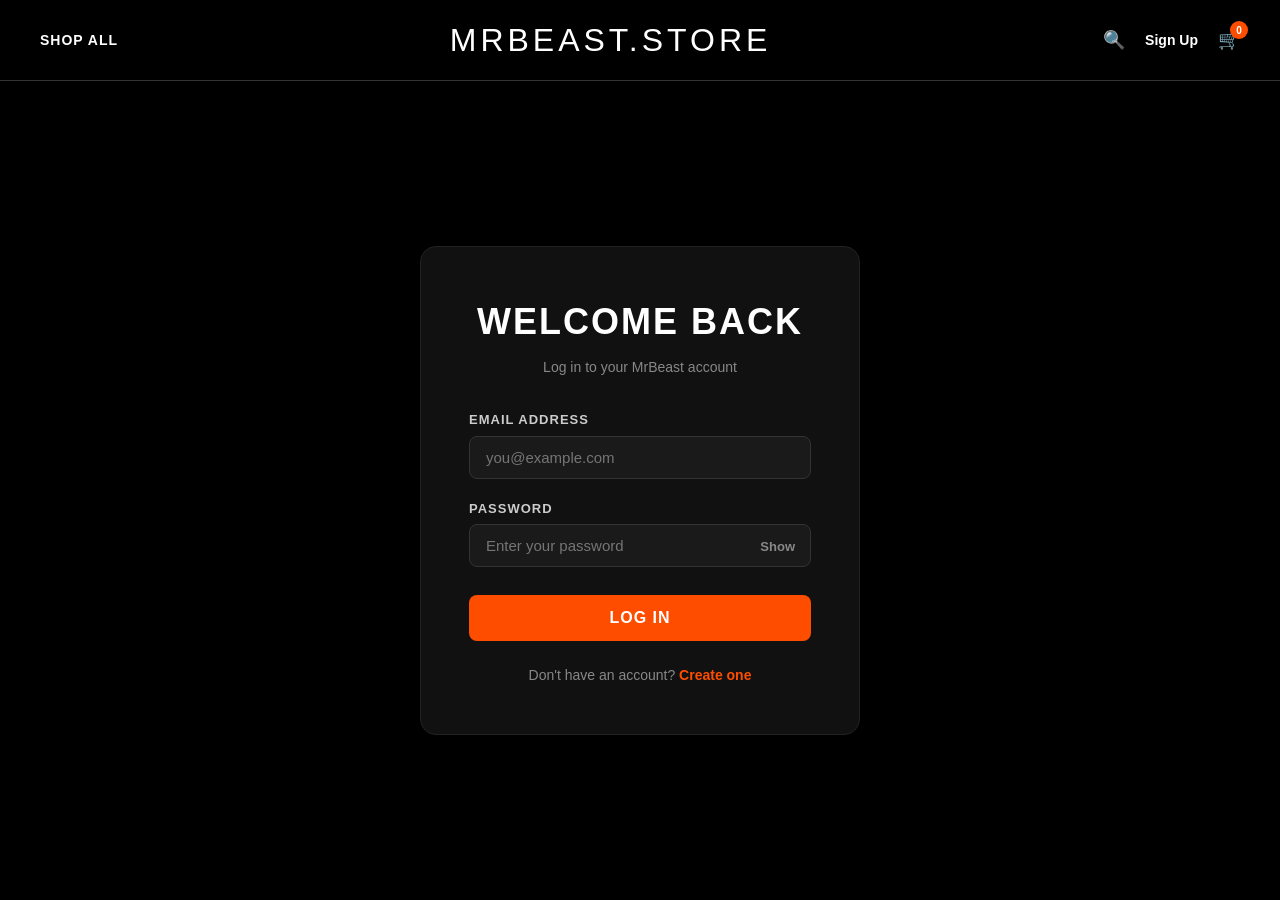
<file: auth/account.html>
<!DOCTYPE html>
<html lang="en">
<head>
  <meta charset="UTF-8">
  <meta name="viewport" content="width=device-width, initial-scale=1.0">
  <title>My Account | MrBeast Store</title>
  <link rel="icon" href="data:image/svg+xml,<svg xmlns='http://www.w3.org/2000/svg' viewBox='0 0 100 100'><text y='.9em' font-size='90'>🔥</text></svg>">
  <link rel="stylesheet" href="../css/style.css">
  <link href="https://fonts.googleapis.com/css2?family=Bebas+Neue&family=Inter:wght@400;500;600;700&display=swap" rel="stylesheet">
  <style>
    .account-page { min-height: 100vh; display: flex; flex-direction: column; background: var(--black, #0a0a0a); color: #fff; }
    .account-container { max-width: 960px; margin: 40px auto; padding: 0 20px; flex: 1; width: 100%; box-sizing: border-box; }
    .account-header { display: flex; justify-content: space-between; align-items: center; padding-bottom: 24px; border-bottom: 1px solid #222; margin-bottom: 32px; }
    .account-header h1 { font-family: 'Bebas Neue', sans-serif; font-size: 42px; letter-spacing: 2px; margin: 0; color: #fff; }
    .account-grid { display: grid; grid-template-columns: 1fr 2fr; gap: 32px; }
    @media (max-width: 768px) { .account-grid { grid-template-columns: 1fr; } }
    .account-card { background: #121212; border: 1px solid #222; border-radius: 16px; padding: 28px; box-shadow: 0 10px 30px rgba(0,0,0,0.5); }
    .account-card h3 { font-size: 18px; font-weight: 700; margin-bottom: 20px; text-transform: uppercase; letter-spacing: 1px; color: #ff4d00; }
    .info-row { margin-bottom: 16px; font-size: 14px; }
    .info-row label { display: block; font-size: 12px; color: #888; text-transform: uppercase; letter-spacing: 0.5px; margin-bottom: 4px; }
    .info-row span { font-weight: 600; color: #eee; font-size: 15px; }
    .btn-logout { width: 100%; padding: 12px; background: #1a1a1a; color: #ff4444; border: 1px solid #333; border-radius: 8px; font-size: 14px; font-weight: 700; cursor: pointer; transition: all 0.2s; text-transform: uppercase; letter-spacing: 1px; margin-top: 20px; }
    .btn-logout:hover { background: #ff4444; color: #fff; border-color: #ff4444; }
    .empty-orders { text-align: center; padding: 40px 20px; color: #888; }
    .empty-orders p { margin-bottom: 20px; font-size: 15px; }
  </style>
</head>
<body>
<div class="account-page">
  <header class="site-header">
    <div class="header-inner">
      <div class="header-left">
        <div class="mobile-toggle">&#9776;</div>
        <a href="../shop-all.html" class="nav-link">SHOP ALL</a>
      </div>
      <div class="header-center">
        <a href="../index.html" class="logo">MRBEAST.STORE</a>
      </div>
      <div class="header-right">
        <button class="icon-btn search-toggle" aria-label="Search">&#128269;</button>
        <button class="icon-btn cart-toggle">&#128722; <span class="cart-count">0</span></button>
      </div>
    </div>
  </header>

  <div class="account-container">
    <div class="account-header">
      <div>
        <h1>MY ACCOUNT</h1>
        <p style="color:#888;font-size:14px;margin-top:4px;" id="welcomeMsg">Welcome back!</p>
      </div>
    </div>

    <div class="account-grid">
      <div class="account-card">
        <h3>Account Profile</h3>
        <div class="info-row">
          <label>Full Name</label>
          <span id="userName">---</span>
        </div>
        <div class="info-row">
          <label>Email Address</label>
          <span id="userEmail">---</span>
        </div>
        <button class="btn-logout" id="logoutBtn">Log Out</button>
      </div>

      <div class="account-card">
        <h3>Order History</h3>
        <div class="empty-orders">
          <p>You haven't placed any orders yet.</p>
          <a href="../shop-all.html" class="btn-primary" style="display:inline-block;padding:12px 28px;text-decoration:none;border-radius:8px;">Explore Merch</a>
        </div>
      </div>
    </div>
  </div>
</div>

<script src="../js/products.js"></script>
<script src="../js/main.js"></script>
<script>
document.addEventListener('DOMContentLoaded', async () => {
  let user = null;

  // Try API check first
  try {
    const res = await fetch('api.php?action=me');
    if (res.ok) {
      const data = await res.json();
      if (data && data.logged_in && data.user) {
        user = data.user;
      }
    }
  } catch (e) {}

  // Fallback to client session
  if (!user) {
    user = JSON.parse(localStorage.getItem('mrbeastUser'));
  }

  if (!user) {
    window.location.href = 'login.html';
    return;
  }

  const firstName = user.first_name || 'Beast';
  const lastName = user.last_name || '';
  const email = user.email || '';

  document.getElementById('welcomeMsg').textContent = `Welcome back, ${firstName}!`;
  document.getElementById('userName').textContent = `${firstName} ${lastName}`.trim();
  document.getElementById('userEmail').textContent = email;
});

document.getElementById('logoutBtn').addEventListener('click', async () => {
  try {
    await fetch('api.php?action=logout');
  } catch (e) {}

  localStorage.removeItem('mrbeastUser');
  window.location.href = '../index.html';
});
</script>
</body>
</html>
</file>
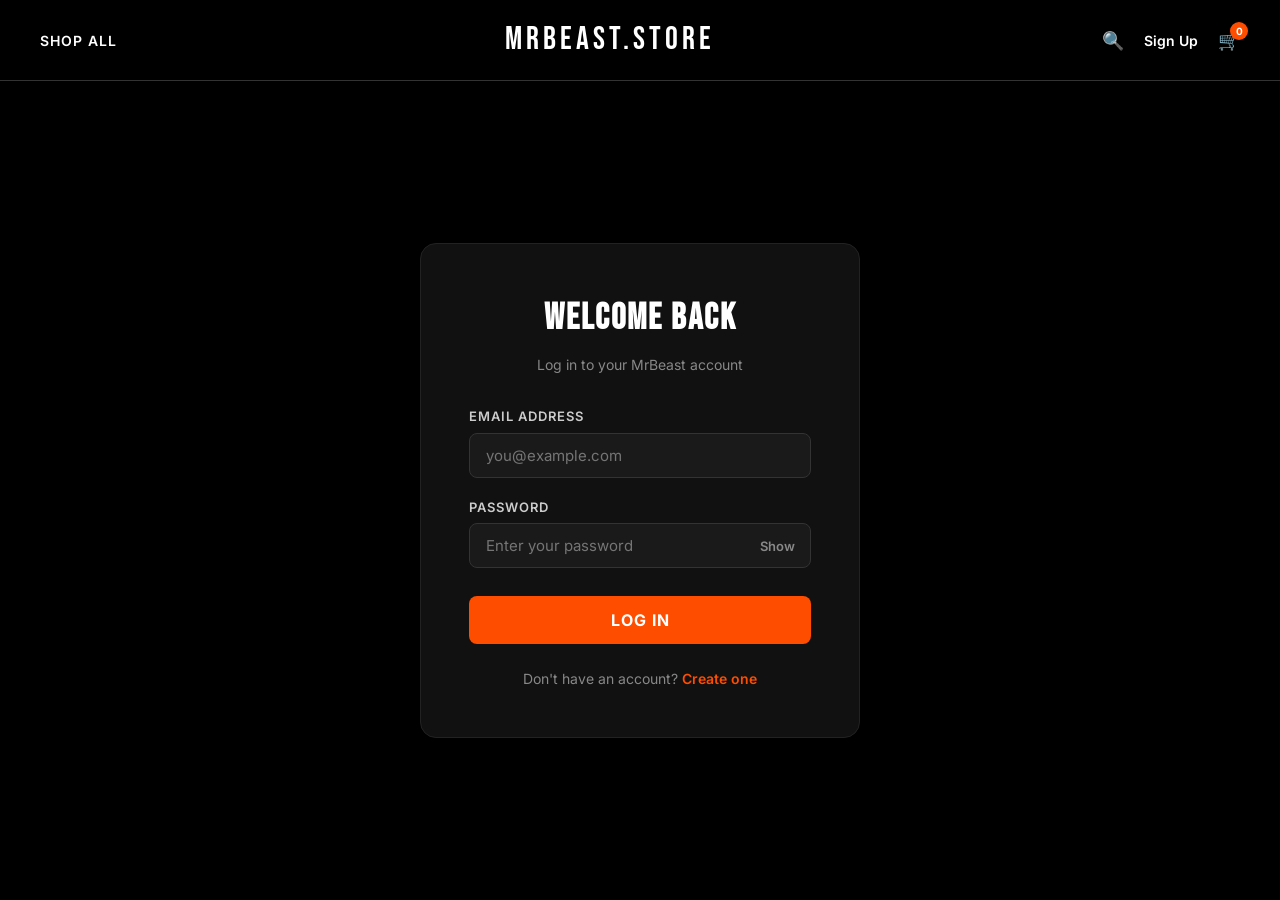
<file: auth/login.html>
<!DOCTYPE html>
<html lang="en">
<head>
  <meta charset="UTF-8">
  <meta name="viewport" content="width=device-width, initial-scale=1.0">
  <title>Login | MrBeast Store</title>
  <link rel="icon" href="data:image/svg+xml,<svg xmlns='http://www.w3.org/2000/svg' viewBox='0 0 100 100'><text y='.9em' font-size='90'>🔥</text></svg>">
  <link rel="stylesheet" href="../css/style.css">
  <link href="https://fonts.googleapis.com/css2?family=Bebas+Neue&family=Inter:wght@400;500;600;700&display=swap" rel="stylesheet">
  <style>
    .auth-page { min-height: 100vh; display: flex; flex-direction: column; background: var(--black, #0a0a0a); color: #fff; }
    .auth-container { flex: 1; display: flex; align-items: center; justify-content: center; padding: 60px 20px; }
    .auth-card { background: #111; border: 1px solid #222; border-radius: 16px; padding: 48px; width: 100%; max-width: 440px; box-shadow: 0 20px 40px rgba(0,0,0,0.8); }
    .auth-card h1 { font-family: 'Bebas Neue', sans-serif; font-size: 36px; letter-spacing: 2px; margin-bottom: 8px; text-align: center; color: #fff; }
    .auth-card .subtitle { text-align: center; color: #888; font-size: 14px; margin-bottom: 32px; }
    .form-group { margin-bottom: 20px; }
    .form-group label { display: block; font-size: 13px; font-weight: 600; color: #ccc; margin-bottom: 6px; text-transform: uppercase; letter-spacing: 1px; }
    .form-group input { width: 100%; padding: 12px 16px; background: #1a1a1a; border: 1px solid #333; border-radius: 8px; color: #fff; font-size: 15px; font-family: 'Inter', sans-serif; transition: border-color 0.2s; box-sizing: border-box; }
    .form-group input:focus { outline: none; border-color: #ff4d00; }
    .btn-auth { width: 100%; padding: 14px; background: #ff4d00; color: #fff; border: none; border-radius: 8px; font-size: 16px; font-weight: 700; font-family: 'Inter', sans-serif; cursor: pointer; transition: background 0.2s; text-transform: uppercase; letter-spacing: 1px; margin-top: 8px; }
    .btn-auth:hover { background: #e04400; }
    .btn-auth:disabled { opacity: 0.6; cursor: not-allowed; }
    .auth-footer { text-align: center; margin-top: 24px; font-size: 14px; color: #888; }
    .auth-footer a { color: #ff4d00; text-decoration: none; font-weight: 600; }
    .auth-footer a:hover { text-decoration: underline; }
    .alert-msg { padding: 12px 16px; border-radius: 8px; margin-bottom: 20px; font-size: 14px; display: none; }
    .alert-error { background: rgba(255, 0, 0, 0.1); border: 1px solid rgba(255, 0, 0, 0.3); color: #ff4444; display: block; }
    .alert-success { background: rgba(0, 200, 0, 0.1); border: 1px solid rgba(0, 200, 0, 0.3); color: #00c853; display: block; }
    .password-toggle { position: relative; }
    .password-toggle input { padding-right: 60px; }
    .password-toggle .toggle-btn { position: absolute; right: 12px; top: 50%; transform: translateY(-50%); background: none; border: none; color: #888; cursor: pointer; font-size: 13px; font-weight: 600; padding: 4px; }
    .password-toggle .toggle-btn:hover { color: #fff; }
  </style>
</head>
<body>
<div class="auth-page">
  <header class="site-header">
    <div class="header-inner">
      <div class="header-left">
        <div class="mobile-toggle">&#9776;</div>
        <a href="../shop-all.html" class="nav-link">SHOP ALL</a>
      </div>
      <div class="header-center">
        <a href="../index.html" class="logo">MRBEAST.STORE</a>
      </div>
      <div class="header-right">
        <button class="icon-btn search-toggle" aria-label="Search">&#128269;</button>
        <a href="register.html" class="icon-btn" style="text-decoration:none;font-size:14px;font-weight:600;color:#fff;">Sign Up</a>
        <button class="icon-btn cart-toggle">&#128722; <span class="cart-count">0</span></button>
      </div>
    </div>
  </header>

  <div class="auth-container">
    <div class="auth-card">
      <h1>WELCOME BACK</h1>
      <p class="subtitle">Log in to your MrBeast account</p>

      <div id="alert" class="alert-msg"></div>

      <form id="loginForm" novalidate>
        <div class="form-group">
          <label for="email">Email Address</label>
          <input type="email" id="email" name="email" placeholder="you@example.com" required>
        </div>
        <div class="form-group">
          <label for="password">Password</label>
          <div class="password-toggle">
            <input type="password" id="password" name="password" placeholder="Enter your password" required>
            <button type="button" class="toggle-btn" onclick="togglePassword()">Show</button>
          </div>
        </div>
        <button type="submit" class="btn-auth" id="submitBtn">Log In</button>
      </form>

      <div class="auth-footer">
        Don't have an account? <a href="register.html">Create one</a>
      </div>
    </div>
  </div>
</div>

<script src="../js/products.js"></script>
<script src="../js/main.js"></script>
<script>
function togglePassword() {
  const pwd = document.getElementById('password');
  const btn = document.querySelector('.toggle-btn');
  if (pwd.type === 'password') {
    pwd.type = 'text';
    btn.textContent = 'Hide';
  } else {
    pwd.type = 'password';
    btn.textContent = 'Show';
  }
}

// Check if already logged in
document.addEventListener('DOMContentLoaded', () => {
  const user = JSON.parse(localStorage.getItem('mrbeastUser'));
  if (user) {
    window.location.href = 'account.html';
  }
});

document.getElementById('loginForm').addEventListener('submit', async (e) => {
  e.preventDefault();
  const email = document.getElementById('email').value.trim();
  const password = document.getElementById('password').value;
  const btn = document.getElementById('submitBtn');
  const alert = document.getElementById('alert');

  if (!email || !password) {
    alert.className = 'alert-msg alert-error';
    alert.textContent = 'Please enter both email and password.';
    return;
  }

  btn.disabled = true;
  btn.textContent = 'Logging in...';

  try {
    const res = await fetch('api.php?action=login', {
      method: 'POST',
      headers: { 'Content-Type': 'application/json' },
      body: JSON.stringify({ email, password })
    });
    if (res.ok) {
      const data = await res.json();
      if (data.success && data.user) {
        localStorage.setItem('mrbeastUser', JSON.stringify(data.user));
        window.location.href = 'account.html';
        return;
      }
    }
  } catch (err) {
    // Backend API fallback to client session
  }

  // Fallback for static servers
  const storedUser = JSON.parse(localStorage.getItem('registeredUser_' + email));
  const firstName = storedUser ? storedUser.first_name : email.split('@')[0];
  const userSession = {
    first_name: firstName,
    last_name: storedUser ? storedUser.last_name : '',
    email: email
  };
  localStorage.setItem('mrbeastUser', JSON.stringify(userSession));
  
  alert.className = 'alert-msg alert-success';
  alert.textContent = 'Login successful!';
  setTimeout(() => {
    window.location.href = 'account.html';
  }, 500);
});
</script>
</body>
</html>
</file>
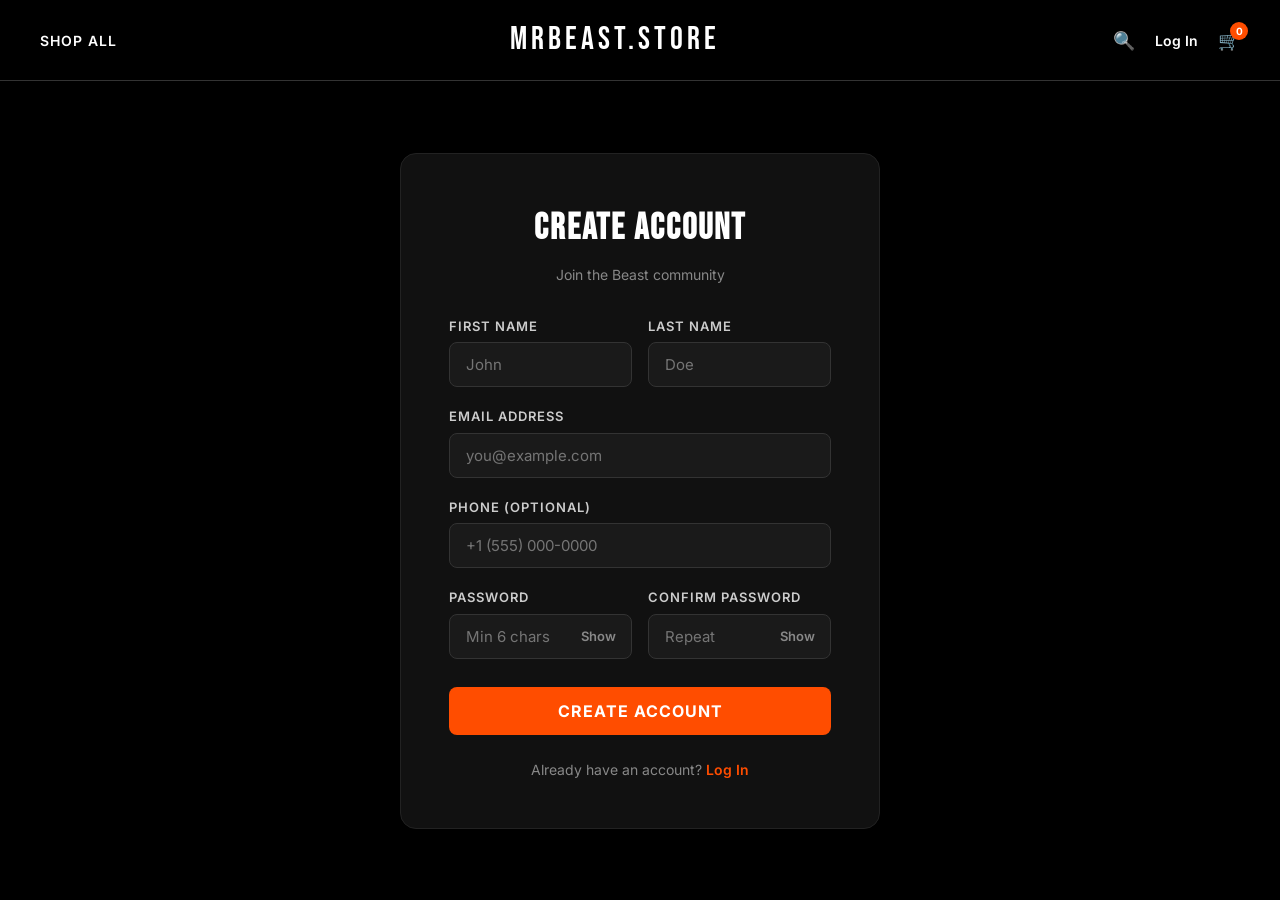
<file: auth/register.html>
<!DOCTYPE html>
<html lang="en">
<head>
  <meta charset="UTF-8">
  <meta name="viewport" content="width=device-width, initial-scale=1.0">
  <title>Register | MrBeast Store</title>
  <link rel="icon" href="data:image/svg+xml,<svg xmlns='http://www.w3.org/2000/svg' viewBox='0 0 100 100'><text y='.9em' font-size='90'>🔥</text></svg>">
  <link rel="stylesheet" href="../css/style.css">
  <link href="https://fonts.googleapis.com/css2?family=Bebas+Neue&family=Inter:wght@400;500;600;700&display=swap" rel="stylesheet">
  <style>
    .auth-page { min-height: 100vh; display: flex; flex-direction: column; background: var(--black, #0a0a0a); color: #fff; }
    .auth-container { flex: 1; display: flex; align-items: center; justify-content: center; padding: 60px 20px; }
    .auth-card { background: #111; border: 1px solid #222; border-radius: 16px; padding: 48px; width: 100%; max-width: 480px; box-shadow: 0 20px 40px rgba(0,0,0,0.8); }
    .auth-card h1 { font-family: 'Bebas Neue', sans-serif; font-size: 36px; letter-spacing: 2px; margin-bottom: 8px; text-align: center; color: #fff; }
    .auth-card .subtitle { text-align: center; color: #888; font-size: 14px; margin-bottom: 32px; }
    .form-row { display: grid; grid-template-columns: 1fr 1fr; gap: 16px; }
    .form-group { margin-bottom: 20px; }
    .form-group label { display: block; font-size: 13px; font-weight: 600; color: #ccc; margin-bottom: 6px; text-transform: uppercase; letter-spacing: 1px; }
    .form-group input { width: 100%; padding: 12px 16px; background: #1a1a1a; border: 1px solid #333; border-radius: 8px; color: #fff; font-size: 15px; font-family: 'Inter', sans-serif; transition: border-color 0.2s; box-sizing: border-box; }
    .form-group input:focus { outline: none; border-color: #ff4d00; }
    .btn-auth { width: 100%; padding: 14px; background: #ff4d00; color: #fff; border: none; border-radius: 8px; font-size: 16px; font-weight: 700; font-family: 'Inter', sans-serif; cursor: pointer; transition: background 0.2s; text-transform: uppercase; letter-spacing: 1px; margin-top: 8px; }
    .btn-auth:hover { background: #e04400; }
    .btn-auth:disabled { opacity: 0.6; cursor: not-allowed; }
    .auth-footer { text-align: center; margin-top: 24px; font-size: 14px; color: #888; }
    .auth-footer a { color: #ff4d00; text-decoration: none; font-weight: 600; }
    .auth-footer a:hover { text-decoration: underline; }
    .alert-msg { padding: 12px 16px; border-radius: 8px; margin-bottom: 20px; font-size: 14px; display: none; }
    .alert-error { background: rgba(255, 0, 0, 0.1); border: 1px solid rgba(255, 0, 0, 0.3); color: #ff4444; display: block; }
    .alert-success { background: rgba(0, 200, 0, 0.1); border: 1px solid rgba(0, 200, 0, 0.3); color: #00c853; display: block; }
    .password-toggle { position: relative; }
    .password-toggle input { padding-right: 60px; }
    .password-toggle .toggle-btn { position: absolute; right: 12px; top: 50%; transform: translateY(-50%); background: none; border: none; color: #888; cursor: pointer; font-size: 13px; font-weight: 600; padding: 4px; }
    @media (max-width: 500px) { .form-row { grid-template-columns: 1fr; } }
  </style>
</head>
<body>
<div class="auth-page">
  <header class="site-header">
    <div class="header-inner">
      <div class="header-left">
        <div class="mobile-toggle">&#9776;</div>
        <a href="../shop-all.html" class="nav-link">SHOP ALL</a>
      </div>
      <div class="header-center">
        <a href="../index.html" class="logo">MRBEAST.STORE</a>
      </div>
      <div class="header-right">
        <button class="icon-btn search-toggle" aria-label="Search">&#128269;</button>
        <a href="login.html" class="icon-btn" style="text-decoration:none;font-size:14px;font-weight:600;color:#fff;">Log In</a>
        <button class="icon-btn cart-toggle">&#128722; <span class="cart-count">0</span></button>
      </div>
    </div>
  </header>

  <div class="auth-container">
    <div class="auth-card">
      <h1>CREATE ACCOUNT</h1>
      <p class="subtitle">Join the Beast community</p>

      <div id="alert" class="alert-msg"></div>

      <form id="registerForm" novalidate>
        <div class="form-row">
          <div class="form-group">
            <label for="first_name">First Name</label>
            <input type="text" id="first_name" name="first_name" placeholder="John" required>
          </div>
          <div class="form-group">
            <label for="last_name">Last Name</label>
            <input type="text" id="last_name" name="last_name" placeholder="Doe" required>
          </div>
        </div>
        <div class="form-group">
          <label for="email">Email Address</label>
          <input type="email" id="email" name="email" placeholder="you@example.com" required>
        </div>
        <div class="form-group">
          <label for="phone">Phone (optional)</label>
          <input type="tel" id="phone" name="phone" placeholder="+1 (555) 000-0000">
        </div>
        <div class="form-row">
          <div class="form-group">
            <label for="password">Password</label>
            <div class="password-toggle">
              <input type="password" id="password" name="password" placeholder="Min 6 chars" required minlength="6">
              <button type="button" class="toggle-btn" onclick="togglePwd('password', this)">Show</button>
            </div>
          </div>
          <div class="form-group">
            <label for="confirm_password">Confirm Password</label>
            <div class="password-toggle">
              <input type="password" id="confirm_password" name="confirm_password" placeholder="Repeat" required>
              <button type="button" class="toggle-btn" onclick="togglePwd('confirm_password', this)">Show</button>
            </div>
          </div>
        </div>
        <button type="submit" class="btn-auth" id="submitBtn">Create Account</button>
      </form>

      <div class="auth-footer">
        Already have an account? <a href="login.html">Log In</a>
      </div>
    </div>
  </div>
</div>

<script src="../js/products.js"></script>
<script src="../js/main.js"></script>
<script>
function togglePwd(id, btn) {
  const pwd = document.getElementById(id);
  if (pwd.type === 'password') {
    pwd.type = 'text';
    btn.textContent = 'Hide';
  } else {
    pwd.type = 'password';
    btn.textContent = 'Show';
  }
}

document.getElementById('registerForm').addEventListener('submit', async (e) => {
  e.preventDefault();
  const firstName = document.getElementById('first_name').value.trim();
  const lastName = document.getElementById('last_name').value.trim();
  const email = document.getElementById('email').value.trim();
  const phone = document.getElementById('phone').value.trim();
  const password = document.getElementById('password').value;
  const confirmPassword = document.getElementById('confirm_password').value;
  const btn = document.getElementById('submitBtn');
  const alert = document.getElementById('alert');

  if (!firstName || !lastName || !email || !password) {
    alert.className = 'alert-msg alert-error';
    alert.textContent = 'Please fill out all required fields.';
    return;
  }
  if (password.length < 6) {
    alert.className = 'alert-msg alert-error';
    alert.textContent = 'Password must be at least 6 characters.';
    return;
  }
  if (password !== confirmPassword) {
    alert.className = 'alert-msg alert-error';
    alert.textContent = 'Passwords do not match.';
    return;
  }

  btn.disabled = true;
  btn.textContent = 'Creating account...';

  const userData = { first_name: firstName, last_name: lastName, email, phone };

  try {
    const res = await fetch('api.php?action=register', {
      method: 'POST',
      headers: { 'Content-Type': 'application/json' },
      body: JSON.stringify({ first_name: firstName, last_name: lastName, email, phone, password, confirm_password: confirmPassword })
    });
    if (res.ok) {
      const data = await res.json();
      if (data.success) {
        localStorage.setItem('mrbeastUser', JSON.stringify(userData));
        localStorage.setItem('registeredUser_' + email, JSON.stringify(userData));
        window.location.href = 'account.html';
        return;
      }
    }
  } catch (err) {
    // API fallback
  }

  localStorage.setItem('registeredUser_' + email, JSON.stringify(userData));
  localStorage.setItem('mrbeastUser', JSON.stringify(userData));
  alert.className = 'alert-msg alert-success';
  alert.textContent = 'Account created successfully! Redirecting...';
  setTimeout(() => {
    window.location.href = 'account.html';
  }, 600);
});
</script>
</body>
</html>
</file>
<file: css/style.css>
*,
*::before,
*::after {
  margin: 0;
  padding: 0;
  box-sizing: border-box;
}

:root {
  --black: #000000;
  --white: #ffffff;
  --orange: #ff4d00;
  --orange-hover: #e04400;
  --dark-gray: #1a1a1a;
  --mid-gray: #2a2a2a;
  --light-gray: #333333;
  --text-gray: #888888;
  --font-heading: 'Bebas Neue', 'Impact', sans-serif;
  --font-body: 'Inter', -apple-system, BlinkMacSystemFont, sans-serif;
}

html {
  scroll-behavior: smooth;
}

body {
  font-family: var(--font-body);
  background: var(--black);
  color: var(--white);
  line-height: 1.5;
  -webkit-font-smoothing: antialiased;
}

a {
  text-decoration: none;
  color: inherit;
}

ul {
  list-style: none;
}

img {
  max-width: 100%;
  display: block;
}

button {
  cursor: pointer;
  border: none;
  background: none;
  font-family: inherit;
}

input {
  font-family: inherit;
}

.container {
  max-width: 1440px;
  margin: 0 auto;
  padding: 0 20px;
}

.section-title {
  font-family: var(--font-heading);
  font-size: 48px;
  font-weight: 700;
  text-transform: uppercase;
  letter-spacing: 2px;
  text-align: center;
  margin-bottom: 8px;
}

.section-subtitle {
  font-size: 16px;
  color: var(--text-gray);
  text-align: center;
  margin-bottom: 32px;
}

/* Announcement Bar */
.announcement-bar {
  background: var(--orange);
  color: var(--white);
  text-align: center;
  padding: 10px 20px;
  font-size: 14px;
  font-weight: 600;
  text-transform: uppercase;
  letter-spacing: 1px;
  cursor: pointer;
  transition: background 0.3s;
}

.announcement-bar:hover {
  background: var(--orange-hover);
}

.free-shipping-bar {
  background: var(--dark-gray);
  color: var(--white);
  text-align: center;
  padding: 8px 20px;
  font-size: 12px;
  text-transform: uppercase;
  letter-spacing: 0.5px;
  border-bottom: 1px solid var(--light-gray);
}

/* Header */
.site-header {
  background: var(--black);
  border-bottom: 1px solid var(--light-gray);
  position: sticky;
  top: 0;
  z-index: 1000;
}

.header-inner {
  display: flex;
  align-items: center;
  justify-content: space-between;
  padding: 16px 40px;
  max-width: 1440px;
  margin: 0 auto;
}

.header-left {
  display: flex;
  align-items: center;
  gap: 32px;
}

.header-left .nav-link {
  font-size: 14px;
  font-weight: 600;
  text-transform: uppercase;
  letter-spacing: 1px;
  padding: 8px 0;
  position: relative;
  color: var(--white);
  transition: color 0.3s;
}

.header-left .nav-link:hover {
  color: var(--orange);
}

.header-center .logo {
  font-family: var(--font-heading);
  font-size: 32px;
  letter-spacing: 4px;
  text-transform: uppercase;
  color: var(--white);
  text-align: center;
}

.header-center .logo img {
  height: 40px;
  width: auto;
}

.header-right {
  display: flex;
  align-items: center;
  gap: 20px;
}

.header-right .icon-btn {
  color: var(--white);
  font-size: 18px;
  position: relative;
  transition: color 0.3s;
}

.header-right .icon-btn:hover {
  color: var(--orange);
}

.cart-count {
  position: absolute;
  top: -8px;
  right: -8px;
  background: var(--orange);
  color: var(--white);
  font-size: 10px;
  font-weight: 700;
  width: 18px;
  height: 18px;
  border-radius: 50%;
  display: flex;
  align-items: center;
  justify-content: center;
}

/* Mega Menu */
.mega-menu {
  position: absolute;
  top: 100%;
  left: 0;
  width: 100%;
  background: var(--dark-gray);
  border-top: 1px solid var(--light-gray);
  border-bottom: 1px solid var(--light-gray);
  padding: 40px;
  display: none;
  z-index: 999;
}

.mega-menu.active {
  display: block;
}

.mega-menu-inner {
  max-width: 1440px;
  margin: 0 auto;
  display: flex;
  gap: 60px;
}

.mega-menu-column h3 {
  font-family: var(--font-heading);
  font-size: 18px;
  font-weight: 700;
  text-transform: uppercase;
  letter-spacing: 1px;
  color: var(--orange);
  margin-bottom: 16px;
}

.mega-menu-column ul li {
  margin-bottom: 10px;
}

.mega-menu-column ul li a {
  font-size: 14px;
  color: var(--text-gray);
  transition: color 0.3s;
}

.mega-menu-column ul li a:hover {
  color: var(--white);
}

.mega-menu-image img {
  width: 200px;
  height: auto;
  border-radius: 4px;
}

/* Mobile Menu Toggle */
.mobile-toggle {
  display: none;
  font-size: 24px;
  color: var(--white);
  cursor: pointer;
}

/* Hero Section */
.hero {
  position: relative;
  width: 100%;
  height: 80vh;
  min-height: 500px;
  overflow: hidden;
}

.hero-slide {
  position: absolute;
  top: 0;
  left: 0;
  width: 100%;
  height: 100%;
  opacity: 0;
  transition: opacity 0.8s ease;
}

.hero-slide.active {
  opacity: 1;
}

.hero-slide img {
  width: 100%;
  height: 100%;
  object-fit: cover;
}

.hero-overlay {
  position: absolute;
  top: 0;
  left: 0;
  width: 100%;
  height: 100%;
  background: linear-gradient(to right, rgba(0, 0, 0, 0.7) 0%, rgba(0, 0, 0, 0.2) 100%);
  display: flex;
  align-items: center;
  padding: 0 80px;
}

.hero-content {
  max-width: 600px;
}

.hero-content .badge {
  display: inline-block;
  background: var(--orange);
  color: var(--white);
  font-size: 14px;
  font-weight: 700;
  text-transform: uppercase;
  padding: 6px 16px;
  border-radius: 4px;
  margin-bottom: 16px;
}

.hero-content h1 {
  font-family: var(--font-heading);
  font-size: 72px;
  font-weight: 700;
  text-transform: uppercase;
  line-height: 1;
  margin-bottom: 16px;
}

.hero-content p {
  font-size: 18px;
  color: #ccc;
  margin-bottom: 32px;
  max-width: 400px;
}

.hero-content .btn-primary {
  display: inline-block;
  background: var(--orange);
  color: var(--white);
  font-size: 16px;
  font-weight: 700;
  text-transform: uppercase;
  letter-spacing: 1px;
  padding: 16px 48px;
  border-radius: 4px;
  transition: background 0.3s;
}

.hero-content .btn-primary:hover {
  background: var(--orange-hover);
}

.hero-dots {
  position: absolute;
  bottom: 30px;
  left: 50%;
  transform: translateX(-50%);
  display: flex;
  gap: 12px;
}

.hero-dot {
  width: 12px;
  height: 12px;
  border-radius: 50%;
  background: rgba(255, 255, 255, 0.4);
  cursor: pointer;
  transition: background 0.3s;
}

.hero-dot.active {
  background: var(--white);
}

/* Top Collections */
.top-collections {
  padding: 60px 20px;
}

.collections-grid {
  display: grid;
  grid-template-columns: repeat(3, 1fr);
  gap: 16px;
  max-width: 1440px;
  margin: 0 auto;
}

.collection-card {
  position: relative;
  border-radius: 8px;
  overflow: hidden;
  aspect-ratio: 16/9;
  cursor: pointer;
}

.collection-card img {
  width: 100%;
  height: 100%;
  object-fit: cover;
  transition: transform 0.5s;
}

.collection-card:hover img {
  transform: scale(1.05);
}

.collection-card-overlay {
  position: absolute;
  bottom: 0;
  left: 0;
  width: 100%;
  padding: 24px;
  background: linear-gradient(transparent, rgba(0, 0, 0, 0.8));
}

.collection-card-overlay h3 {
  font-family: var(--font-heading);
  font-size: 28px;
  font-weight: 700;
  text-transform: uppercase;
  letter-spacing: 1px;
}

.collection-card-overlay .btn-shop {
  display: inline-block;
  margin-top: 8px;
  font-size: 14px;
  color: var(--orange);
  text-transform: uppercase;
  font-weight: 600;
  letter-spacing: 1px;
}

/* Category Chips */
.category-chips {
  padding: 40px 20px 60px;
}

.chips-wrapper {
  display: flex;
  justify-content: center;
  gap: 24px;
  flex-wrap: wrap;
  max-width: 1440px;
  margin: 0 auto;
}

.chip-item {
  display: flex;
  flex-direction: column;
  align-items: center;
  gap: 8px;
  cursor: pointer;
  transition: transform 0.3s;
}

.chip-item:hover {
  transform: translateY(-4px);
}

.chip-circle {
  width: 100px;
  height: 100px;
  border-radius: 50%;
  overflow: hidden;
  border: 2px solid var(--light-gray);
}

.chip-circle img {
  width: 100%;
  height: 100%;
  object-fit: cover;
}

.chip-item span {
  font-size: 13px;
  font-weight: 600;
  text-transform: uppercase;
  letter-spacing: 1px;
  color: var(--text-gray);
}

/* Trending Products */
.trending {
  padding: 60px 20px;
}

.trending-header {
  display: flex;
  justify-content: space-between;
  align-items: baseline;
  max-width: 1440px;
  margin: 0 auto 32px;
}

.trending-header .section-title {
  margin-bottom: 0;
  text-align: left;
}

.trending-header .view-all {
  font-size: 14px;
  color: var(--text-gray);
  text-transform: uppercase;
  letter-spacing: 1px;
  font-weight: 600;
  transition: color 0.3s;
}

.trending-header .view-all:hover {
  color: var(--white);
}

.products-scroll {
  display: flex;
  gap: 16px;
  overflow-x: auto;
  padding-bottom: 16px;
  max-width: 1440px;
  margin: 0 auto;
  scroll-snap-type: x mandatory;
  -webkit-overflow-scrolling: touch;
}

.products-scroll::-webkit-scrollbar {
  height: 4px;
}

.products-scroll::-webkit-scrollbar-track {
  background: var(--dark-gray);
}

.products-scroll::-webkit-scrollbar-thumb {
  background: var(--text-gray);
  border-radius: 4px;
}

.product-card {
  min-width: 280px;
  max-width: 280px;
  background: var(--white);
  border-radius: 8px;
  overflow: hidden;
  scroll-snap-align: start;
  cursor: pointer;
  transition: transform 0.3s;
  flex-shrink: 0;
}

.product-card:hover {
  transform: translateY(-4px);
}

.product-card-image {
  position: relative;
  aspect-ratio: 1;
  overflow: hidden;
  background: #f5f5f5;
}

.product-card-image img {
  width: 100%;
  height: 100%;
  object-fit: cover;
  transition: opacity 0.3s;
}

.product-card-image .img-hover {
  position: absolute;
  top: 0;
  left: 0;
  opacity: 0;
}

.product-card-image:hover .img-main {
  opacity: 0;
}

.product-card-image:hover .img-hover {
  opacity: 1;
}

.product-badges {
  position: absolute;
  top: 8px;
  left: 8px;
  display: flex;
  flex-direction: column;
  gap: 4px;
}

.product-badge {
  font-size: 10px;
  font-weight: 700;
  text-transform: uppercase;
  padding: 4px 8px;
  border-radius: 2px;
  letter-spacing: 0.5px;
}

.badge-new {
  background: var(--orange);
  color: var(--white);
}

.badge-limited {
  background: #000;
  color: var(--white);
}

.badge-restock {
  background: #00c853;
  color: var(--white);
}

.badge-trending {
  background: #ff3d00;
  color: var(--white);
}

.product-card-info {
  padding: 12px;
  color: var(--black);
}

.product-card-info h3 {
  font-size: 14px;
  font-weight: 600;
  margin-bottom: 4px;
  line-height: 1.3;
}

.product-card-info .product-price {
  font-size: 16px;
  font-weight: 700;
  color: var(--black);
}

.product-card-info .product-price .from-text {
  font-size: 12px;
  font-weight: 400;
  color: var(--text-gray);
}

/* Shop by Category */
.shop-category {
  padding: 60px 20px;
}

.category-grid {
  display: grid;
  grid-template-columns: repeat(3, 1fr);
  gap: 16px;
  max-width: 1440px;
  margin: 0 auto;
}

.category-item {
  position: relative;
  border-radius: 8px;
  overflow: hidden;
  aspect-ratio: 3/4;
  cursor: pointer;
}

.category-item img {
  width: 100%;
  height: 100%;
  object-fit: cover;
  transition: transform 0.5s;
}

.category-item:hover img {
  transform: scale(1.05);
}

.category-item-overlay {
  position: absolute;
  bottom: 0;
  left: 0;
  width: 100%;
  padding: 32px 24px;
  background: linear-gradient(transparent, rgba(0, 0, 0, 0.85));
  text-align: center;
}

.category-item-overlay h3 {
  font-family: var(--font-heading);
  font-size: 36px;
  font-weight: 700;
  text-transform: uppercase;
  letter-spacing: 2px;
  margin-bottom: 8px;
}

.category-item-overlay .btn-outline {
  display: inline-block;
  border: 2px solid var(--white);
  color: var(--white);
  font-size: 13px;
  font-weight: 700;
  text-transform: uppercase;
  letter-spacing: 1px;
  padding: 10px 28px;
  border-radius: 4px;
  transition: background 0.3s, color 0.3s;
}

.category-item-overlay .btn-outline:hover {
  background: var(--white);
  color: var(--black);
}

/* Philanthropy */
.philanthropy {
  padding: 80px 20px;
  background: var(--dark-gray);
}

.philanthropy-inner {
  max-width: 1440px;
  margin: 0 auto;
  display: grid;
  grid-template-columns: 1fr 1fr;
  gap: 60px;
  align-items: center;
}

.philanthropy-image img {
  width: 100%;
  border-radius: 8px;
}

.philanthropy-content h2 {
  font-family: var(--font-heading);
  font-size: 56px;
  font-weight: 700;
  text-transform: uppercase;
  line-height: 1;
  margin-bottom: 16px;
}

.philanthropy-content p {
  font-size: 16px;
  color: #aaa;
  margin-bottom: 24px;
  line-height: 1.7;
}

.philanthropy-content .btn-primary {
  display: inline-block;
  background: var(--orange);
  color: var(--white);
  font-size: 14px;
  font-weight: 700;
  text-transform: uppercase;
  letter-spacing: 1px;
  padding: 14px 36px;
  border-radius: 4px;
  transition: background 0.3s;
}

.philanthropy-content .btn-primary:hover {
  background: var(--orange-hover);
}

.philanthropy-stats {
  padding: 60px 20px 80px;
  background: var(--dark-gray);
}

.stats-grid {
  max-width: 1440px;
  margin: 0 auto;
  display: grid;
  grid-template-columns: repeat(3, 1fr);
  gap: 40px;
  text-align: center;
}

.stat-number {
  font-family: var(--font-heading);
  font-size: 64px;
  font-weight: 700;
  color: var(--orange);
  line-height: 1;
  margin-bottom: 8px;
}

.stat-label {
  font-size: 16px;
  font-weight: 600;
  text-transform: uppercase;
  letter-spacing: 1px;
}

.stats-cta {
  text-align: center;
  margin-top: 40px;
}

.stats-cta .btn-primary {
  display: inline-block;
  background: var(--orange);
  color: var(--white);
  font-size: 14px;
  font-weight: 700;
  text-transform: uppercase;
  letter-spacing: 1px;
  padding: 14px 36px;
  border-radius: 4px;
  transition: background 0.3s;
}

.stats-cta .btn-primary:hover {
  background: var(--orange-hover);
}

/* Newsletter */
.newsletter {
  padding: 80px 20px;
  text-align: center;
  background: var(--black);
  border-top: 1px solid var(--light-gray);
  border-bottom: 1px solid var(--light-gray);
}

.newsletter h2 {
  font-family: var(--font-heading);
  font-size: 48px;
  font-weight: 700;
  text-transform: uppercase;
  letter-spacing: 2px;
  margin-bottom: 12px;
}

.newsletter p {
  font-size: 16px;
  color: var(--text-gray);
  margin-bottom: 32px;
}

.newsletter-form {
  display: flex;
  max-width: 500px;
  margin: 0 auto;
  gap: 0;
}

.newsletter-form input {
  flex: 1;
  padding: 16px 20px;
  font-size: 15px;
  border: 1px solid var(--light-gray);
  border-right: none;
  background: var(--dark-gray);
  color: var(--white);
  outline: none;
  border-radius: 4px 0 0 4px;
}

.newsletter-form input::placeholder {
  color: var(--text-gray);
}

.newsletter-form button {
  background: var(--orange);
  color: var(--white);
  font-size: 14px;
  font-weight: 700;
  text-transform: uppercase;
  letter-spacing: 1px;
  padding: 16px 32px;
  border-radius: 0 4px 4px 0;
  transition: background 0.3s;
}

.newsletter-form button:hover {
  background: var(--orange-hover);
}

.newsletter .privacy-text {
  font-size: 12px;
  color: var(--text-gray);
  margin-top: 16px;
}

.newsletter .privacy-text a {
  text-decoration: underline;
  color: var(--text-gray);
}

/* Footer */
.site-footer {
  background: var(--black);
  padding: 60px 20px 30px;
}

.footer-inner {
  max-width: 1440px;
  margin: 0 auto;
  display: grid;
  grid-template-columns: 2fr 1fr 1fr 1fr;
  gap: 40px;
  padding-bottom: 40px;
  border-bottom: 1px solid var(--light-gray);
}

.footer-social h3 {
  font-family: var(--font-heading);
  font-size: 24px;
  text-transform: uppercase;
  letter-spacing: 2px;
  margin-bottom: 16px;
}

.social-icons {
  display: flex;
  gap: 16px;
  margin-bottom: 24px;
}

.social-icons a {
  color: var(--text-gray);
  font-size: 20px;
  transition: color 0.3s;
}

.social-icons a:hover {
  color: var(--white);
}

.footer-col h4 {
  font-size: 14px;
  font-weight: 700;
  text-transform: uppercase;
  letter-spacing: 1px;
  margin-bottom: 16px;
  color: var(--white);
}

.footer-col ul li {
  margin-bottom: 10px;
}

.footer-col ul li a {
  font-size: 14px;
  color: var(--text-gray);
  transition: color 0.3s;
}

.footer-col ul li a:hover {
  color: var(--white);
}

.footer-bottom {
  max-width: 1440px;
  margin: 20px auto 0;
  display: flex;
  justify-content: space-between;
  align-items: center;
  flex-wrap: wrap;
  gap: 16px;
  padding-top: 20px;
}

.payment-icons {
  display: flex;
  gap: 8px;
  flex-wrap: wrap;
}

.payment-icon {
  background: var(--dark-gray);
  color: var(--text-gray);
  padding: 6px 10px;
  border-radius: 4px;
  font-size: 11px;
  font-weight: 600;
  text-transform: uppercase;
}

.footer-legal {
  display: flex;
  gap: 16px;
  font-size: 12px;
  color: var(--text-gray);
  flex-wrap: wrap;
}

.footer-legal a {
  color: var(--text-gray);
  transition: color 0.3s;
}

.footer-legal a:hover {
  color: var(--white);
}

.footer-copyright {
  font-size: 12px;
  color: var(--text-gray);
  margin-top: 20px;
  text-align: center;
  padding-top: 20px;
  border-top: 1px solid var(--light-gray);
  max-width: 1440px;
  margin-left: auto;
  margin-right: auto;
}

/* ==============================
   Cart Drawer
   ============================== */
.cart-overlay {
  position: fixed;
  top: 0;
  left: 0;
  width: 100%;
  height: 100%;
  background: rgba(0, 0, 0, 0.5);
  z-index: 2000;
  display: none;
}

.cart-overlay.active {
  display: block;
}

.cart-drawer {
  position: fixed;
  top: 0;
  right: -400px;
  width: 400px;
  max-width: 100%;
  height: 100%;
  background: var(--white);
  color: var(--black);
  z-index: 2001;
  transition: right 0.3s ease;
  display: flex;
  flex-direction: column;
}

.cart-drawer.active {
  right: 0;
}

.cart-drawer-header {
  display: flex;
  justify-content: space-between;
  align-items: center;
  padding: 24px;
  border-bottom: 1px solid #eee;
}

.cart-drawer-header h2 {
  font-size: 20px;
  font-weight: 700;
  text-transform: uppercase;
  letter-spacing: 1px;
}

.cart-close {
  font-size: 24px;
  color: var(--text-gray);
  cursor: pointer;
  transition: color 0.3s;
}

.cart-close:hover {
  color: var(--black);
}

.cart-drawer-body {
  flex: 1;
  overflow-y: auto;
  padding: 24px;
}

.cart-empty {
  text-align: center;
  padding: 40px 0;
}

.cart-empty-icon {
  font-size: 48px;
  margin-bottom: 16px;
  color: #ddd;
}

.cart-empty p {
  font-size: 16px;
  color: var(--text-gray);
  margin-bottom: 8px;
}

.cart-empty .btn-primary {
  display: inline-block;
  background: var(--orange);
  color: var(--white);
  font-size: 14px;
  font-weight: 700;
  text-transform: uppercase;
  padding: 12px 32px;
  border-radius: 4px;
  margin-top: 16px;
}

.cart-item {
  display: flex;
  gap: 16px;
  padding: 16px 0;
  border-bottom: 1px solid #eee;
}

.cart-item-image {
  width: 80px;
  height: 80px;
  border-radius: 4px;
  overflow: hidden;
  flex-shrink: 0;
  background: #f5f5f5;
}

.cart-item-image img {
  width: 100%;
  height: 100%;
  object-fit: cover;
}

.cart-item-info {
  flex: 1;
}

.cart-item-title {
  font-size: 14px;
  font-weight: 600;
  margin-bottom: 4px;
}

.cart-item-price {
  font-size: 14px;
  font-weight: 700;
  color: var(--orange);
}

.cart-item-quantity {
  display: flex;
  align-items: center;
  gap: 8px;
  margin-top: 8px;
}

.qty-btn {
  width: 28px;
  height: 28px;
  border: 1px solid #ddd;
  border-radius: 4px;
  display: flex;
  align-items: center;
  justify-content: center;
  font-size: 14px;
  cursor: pointer;
  transition: background 0.3s;
}

.qty-btn:hover {
  background: #f5f5f5;
}

.qty-value {
  font-size: 14px;
  font-weight: 600;
  min-width: 20px;
  text-align: center;
}

.cart-item-remove {
  font-size: 12px;
  color: var(--text-gray);
  cursor: pointer;
  margin-top: 4px;
  transition: color 0.3s;
}

.cart-item-remove:hover {
  color: #e00;
}

.cart-drawer-footer {
  padding: 24px;
  border-top: 1px solid #eee;
}

.cart-total {
  display: flex;
  justify-content: space-between;
  font-size: 18px;
  font-weight: 700;
  margin-bottom: 16px;
}

.cart-checkout-btn {
  width: 100%;
  background: var(--orange);
  color: var(--white);
  font-size: 16px;
  font-weight: 700;
  text-transform: uppercase;
  letter-spacing: 1px;
  padding: 16px;
  border-radius: 4px;
  transition: background 0.3s;
}

.cart-checkout-btn:hover {
  background: var(--orange-hover);
}

.cart-free-shipping {
  display: flex;
  align-items: center;
  gap: 12px;
  background: #f9f9f9;
  padding: 12px;
  border-radius: 4px;
  margin-bottom: 16px;
  font-size: 13px;
  color: var(--text-gray);
}

.cart-free-shipping img {
  width: 40px;
  height: 40px;
  border-radius: 50%;
}

/* ==============================
   Shop All Page
   ============================== */
.page-banner {
  padding: 40px 20px;
  text-align: center;
  border-bottom: 1px solid var(--light-gray);
}

.page-banner h1 {
  font-family: var(--font-heading);
  font-size: 56px;
  font-weight: 700;
  text-transform: uppercase;
  letter-spacing: 3px;
}

.shop-all-layout {
  display: grid;
  grid-template-columns: 280px 1fr;
  gap: 40px;
  max-width: 1440px;
  margin: 0 auto;
  padding: 40px 20px;
}

.filter-sidebar h3 {
  font-size: 14px;
  font-weight: 700;
  text-transform: uppercase;
  letter-spacing: 1px;
  margin-bottom: 16px;
  color: var(--white);
}

.filter-group {
  margin-bottom: 32px;
}

.filter-group h4 {
  font-size: 12px;
  font-weight: 600;
  text-transform: uppercase;
  letter-spacing: 1px;
  color: var(--text-gray);
  margin-bottom: 12px;
  cursor: pointer;
  display: flex;
  justify-content: space-between;
  align-items: center;
}

.filter-options {
  display: flex;
  flex-direction: column;
  gap: 8px;
}

.filter-option {
  display: flex;
  align-items: center;
  gap: 8px;
  font-size: 13px;
  color: #aaa;
  cursor: pointer;
  transition: color 0.3s;
}

.filter-option:hover {
  color: var(--white);
}

.filter-option input[type="checkbox"] {
  accent-color: var(--orange);
}

.filter-color-swatches {
  display: flex;
  flex-wrap: wrap;
  gap: 8px;
}

.color-swatch {
  width: 32px;
  height: 32px;
  border-radius: 50%;
  border: 2px solid var(--light-gray);
  cursor: pointer;
  transition: border-color 0.3s;
}

.color-swatch:hover,
.color-swatch.active {
  border-color: var(--white);
}

.filter-price-inputs {
  display: flex;
  gap: 8px;
  align-items: center;
}

.filter-price-inputs input {
  width: 80px;
  padding: 8px;
  background: var(--dark-gray);
  border: 1px solid var(--light-gray);
  color: var(--white);
  border-radius: 4px;
  font-size: 13px;
  outline: none;
}

.filter-price-inputs input:focus {
  border-color: var(--orange);
}

.filter-price-inputs span {
  color: var(--text-gray);
}

.filter-actions {
  display: flex;
  flex-direction: column;
  gap: 8px;
}

.filter-actions .btn-filter {
  background: var(--orange);
  color: var(--white);
  font-size: 13px;
  font-weight: 700;
  text-transform: uppercase;
  padding: 10px;
  border-radius: 4px;
  text-align: center;
}

.filter-actions .btn-clear {
  background: transparent;
  color: var(--text-gray);
  font-size: 12px;
  text-transform: uppercase;
  letter-spacing: 1px;
  padding: 8px;
  text-align: center;
  transition: color 0.3s;
}

.filter-actions .btn-clear:hover {
  color: var(--white);
}

.shop-header {
  display: flex;
  justify-content: space-between;
  align-items: center;
  margin-bottom: 24px;
}

.shop-header .product-count {
  font-size: 14px;
  color: var(--text-gray);
}

.products-grid {
  display: grid;
  grid-template-columns: repeat(3, 1fr);
  gap: 16px;
}

.products-grid .product-card {
  min-width: unset;
  max-width: unset;
}

.load-more {
  text-align: center;
  margin-top: 40px;
}

.load-more .btn-load {
  background: transparent;
  border: 2px solid var(--light-gray);
  color: var(--white);
  font-size: 14px;
  font-weight: 700;
  text-transform: uppercase;
  letter-spacing: 1px;
  padding: 14px 48px;
  border-radius: 4px;
  transition: border-color 0.3s, color 0.3s;
}

.load-more .btn-load:hover {
  border-color: var(--white);
  color: var(--white);
}

/* ==============================
   Product Detail Page
   ============================== */
.product-detail {
  display: grid;
  grid-template-columns: 1fr 1fr;
  gap: 60px;
  max-width: 1440px;
  margin: 0 auto;
  padding: 40px 20px 80px;
}

.product-gallery {
  position: sticky;
  top: 100px;
}

.product-main-image {
  aspect-ratio: 1;
  border-radius: 8px;
  overflow: hidden;
  background: #f5f5f5;
  margin-bottom: 16px;
}

.product-main-image img {
  width: 100%;
  height: 100%;
  object-fit: cover;
}

.product-thumbnails {
  display: flex;
  gap: 8px;
}

.product-thumbnail {
  width: 80px;
  height: 80px;
  border-radius: 4px;
  overflow: hidden;
  cursor: pointer;
  border: 2px solid transparent;
  transition: border-color 0.3s;
  background: #f5f5f5;
}

.product-thumbnail.active {
  border-color: var(--orange);
}

.product-thumbnail img {
  width: 100%;
  height: 100%;
  object-fit: cover;
}

.product-info-detail {
  padding-top: 20px;
}

.product-info-detail .product-badges {
  position: static;
  flex-direction: row;
  margin-bottom: 16px;
}

.product-info-detail h1 {
  font-family: var(--font-heading);
  font-size: 48px;
  font-weight: 700;
  text-transform: uppercase;
  line-height: 1;
  margin-bottom: 12px;
  color: var(--white);
}

.product-info-detail .product-price-detail {
  font-size: 28px;
  font-weight: 700;
  color: var(--white);
  margin-bottom: 8px;
}

.product-info-detail .product-reviews {
  display: flex;
  align-items: center;
  gap: 8px;
  margin-bottom: 24px;
}

.stars {
  color: #ffc107;
  font-size: 16px;
}

.review-count {
  font-size: 14px;
  color: var(--text-gray);
}

.product-description {
  font-size: 15px;
  color: #aaa;
  line-height: 1.7;
  margin-bottom: 32px;
}

.variant-section {
  margin-bottom: 24px;
}

.variant-section h3 {
  font-size: 13px;
  font-weight: 600;
  text-transform: uppercase;
  letter-spacing: 1px;
  color: var(--text-gray);
  margin-bottom: 12px;
}

.size-options {
  display: flex;
  flex-wrap: wrap;
  gap: 8px;
}

.size-btn {
  min-width: 48px;
  padding: 10px 16px;
  border: 1px solid var(--light-gray);
  border-radius: 4px;
  font-size: 13px;
  font-weight: 600;
  color: var(--white);
  background: transparent;
  transition: border-color 0.3s, background 0.3s;
}

.size-btn:hover {
  border-color: var(--white);
}

.size-btn.active {
  border-color: var(--orange);
  background: var(--orange);
}

.color-options {
  display: flex;
  gap: 8px;
}

.color-btn {
  width: 40px;
  height: 40px;
  border-radius: 50%;
  border: 2px solid var(--light-gray);
  cursor: pointer;
  transition: border-color 0.3s;
}

.color-btn.active {
  border-color: var(--white);
}

.add-to-cart-section {
  display: flex;
  gap: 16px;
  align-items: center;
  margin-top: 32px;
}

.quantity-selector {
  display: flex;
  align-items: center;
  border: 1px solid var(--light-gray);
  border-radius: 4px;
}

.quantity-selector button {
  width: 44px;
  height: 44px;
  font-size: 18px;
  color: var(--white);
  transition: background 0.3s;
}

.quantity-selector button:hover {
  background: var(--dark-gray);
}

.quantity-selector span {
  width: 44px;
  text-align: center;
  font-size: 16px;
  font-weight: 600;
}

.btn-add-to-cart {
  flex: 1;
  background: var(--orange);
  color: var(--white);
  font-size: 16px;
  font-weight: 700;
  text-transform: uppercase;
  letter-spacing: 1px;
  padding: 14px 32px;
  border-radius: 4px;
  transition: background 0.3s;
}

.btn-add-to-cart:hover {
  background: var(--orange-hover);
}

/* ==============================
   Mobile Responsive
   ============================== */
@media (max-width: 1024px) {
  .collections-grid {
    grid-template-columns: 1fr 1fr;
  }

  .category-grid {
    grid-template-columns: 1fr 1fr;
  }

  .products-grid {
    grid-template-columns: 1fr 1fr;
  }

  .philanthropy-inner {
    grid-template-columns: 1fr;
    gap: 40px;
  }

  .shop-all-layout {
    grid-template-columns: 1fr;
  }

  .filter-sidebar {
    display: none;
  }

  .mobile-filter-toggle {
    display: block;
    background: var(--dark-gray);
    color: var(--white);
    font-size: 14px;
    font-weight: 600;
    text-transform: uppercase;
    padding: 12px 24px;
    border-radius: 4px;
    margin-bottom: 16px;
    text-align: center;
    cursor: pointer;
  }

  .product-detail {
    grid-template-columns: 1fr;
    gap: 40px;
  }

  .product-gallery {
    position: static;
  }

  .footer-inner {
    grid-template-columns: 1fr 1fr;
  }
}

@media (max-width: 768px) {
  .header-left .nav-link {
    display: none;
  }

  .mobile-toggle {
    display: block;
  }

  .header-inner {
    padding: 12px 16px;
  }

  .hero {
    height: 60vh;
    min-height: 400px;
  }

  .hero-overlay {
    padding: 0 24px;
  }

  .hero-content h1 {
    font-size: 42px;
  }

  .hero-content p {
    font-size: 16px;
  }

  .hero-content .btn-primary {
    padding: 14px 32px;
    font-size: 14px;
  }

  .section-title {
    font-size: 32px;
  }

  .collections-grid {
    grid-template-columns: 1fr;
  }

  .category-grid {
    grid-template-columns: 1fr;
  }

  .products-grid {
    grid-template-columns: 1fr;
  }

  .product-card {
    min-width: 240px;
    max-width: 240px;
  }

  .philanthropy-content h2 {
    font-size: 36px;
  }

  .stats-grid {
    grid-template-columns: 1fr;
    gap: 24px;
  }

  .stat-number {
    font-size: 42px;
  }

  .newsletter h2 {
    font-size: 32px;
  }

  .newsletter-form {
    flex-direction: column;
  }

  .newsletter-form input {
    border-radius: 4px;
    border-right: 1px solid var(--light-gray);
    margin-bottom: 8px;
  }

  .newsletter-form button {
    border-radius: 4px;
    width: 100%;
  }

  .footer-inner {
    grid-template-columns: 1fr;
    gap: 32px;
  }

  .footer-bottom {
    flex-direction: column;
    text-align: center;
  }

  .cart-drawer {
    width: 100%;
  }

  .chip-circle {
    width: 72px;
    height: 72px;
  }

  .trending-header {
    flex-direction: column;
    gap: 8px;
  }
}

@media (min-width: 769px) {
  .mobile-filter-toggle {
    display: none;
  }
}

/* Mobile Navigation */
.mobile-nav {
  position: fixed;
  top: 0;
  left: -300px;
  width: 300px;
  height: 100%;
  background: var(--black);
  z-index: 2001;
  transition: left 0.3s ease;
  padding: 24px;
  overflow-y: auto;
  border-right: 1px solid var(--light-gray);
}

.mobile-nav.active {
  left: 0;
}

.mobile-nav-overlay {
  position: fixed;
  top: 0;
  left: 0;
  width: 100%;
  height: 100%;
  background: rgba(0, 0, 0, 0.5);
  z-index: 2000;
  display: none;
}

.mobile-nav-overlay.active {
  display: block;
}

.mobile-nav-header {
  display: flex;
  justify-content: space-between;
  align-items: center;
  margin-bottom: 32px;
}

.mobile-nav-close {
  font-size: 24px;
  color: var(--white);
  cursor: pointer;
}

.mobile-nav-list {
  display: flex;
  flex-direction: column;
  gap: 4px;
}

.mobile-nav-list a {
  display: block;
  padding: 12px 0;
  font-size: 15px;
  font-weight: 600;
  text-transform: uppercase;
  letter-spacing: 1px;
  color: var(--white);
  border-bottom: 1px solid var(--light-gray);
  transition: color 0.3s;
}

.mobile-nav-list a:hover {
  color: var(--orange);
}

.mobile-nav-sub {
  padding-left: 16px;
}

.mobile-nav-sub a {
  font-size: 13px;
  font-weight: 400;
  color: var(--text-gray);
  border-bottom: none;
  padding: 8px 0;
}

/* ==========================================================================
   SEARCH OVERLAY & MODAL STYLES
   ========================================================================== */
.search-modal-overlay {
  position: fixed;
  top: 0;
  left: 0;
  width: 100%;
  height: 100%;
  background: rgba(0, 0, 0, 0.85);
  backdrop-filter: blur(8px);
  -webkit-backdrop-filter: blur(8px);
  z-index: 3000;
  opacity: 0;
  visibility: hidden;
  transition: opacity 0.3s ease, visibility 0.3s ease;
  padding: 20px;
}

.search-modal-overlay.active {
  opacity: 1;
  visibility: visible;
}

.search-modal-container {
  max-width: 720px;
  margin: 40px auto 0;
  background: #121212;
  border: 1px solid #2a2a2a;
  border-radius: 16px;
  box-shadow: 0 24px 48px rgba(0, 0, 0, 0.9);
  overflow: hidden;
  transform: translateY(-20px);
  transition: transform 0.3s ease;
  display: flex;
  flex-direction: column;
}

.search-modal-overlay.active .search-modal-container {
  transform: translateY(0);
}

.search-modal-header {
  display: flex;
  align-items: center;
  padding: 18px 24px;
  border-bottom: 1px solid #222;
  gap: 16px;
  background: #161616;
}

.search-modal-input-wrapper {
  flex: 1;
  position: relative;
  display: flex;
  align-items: center;
}

.search-modal-icon {
  font-size: 20px;
  color: #888;
  margin-right: 12px;
}

.search-modal-input {
  width: 100%;
  background: transparent;
  border: none;
  outline: none;
  color: #ffffff;
  font-size: 18px;
  font-family: 'Inter', sans-serif;
  padding-right: 30px;
}

.search-modal-input::placeholder {
  color: #666;
}

.search-modal-clear {
  position: absolute;
  right: 0;
  color: #888;
  cursor: pointer;
  display: none;
  font-size: 18px;
  line-height: 1;
  padding: 4px;
  transition: color 0.2s;
}

.search-modal-clear:hover {
  color: #fff;
}

.search-modal-close {
  background: transparent;
  border: none;
  color: #888;
  font-size: 28px;
  cursor: pointer;
  line-height: 1;
  padding: 0 4px;
  transition: color 0.2s;
}

.search-modal-close:hover {
  color: #fff;
}

.search-modal-body {
  max-height: 520px;
  overflow-y: auto;
  padding: 20px 24px;
}

.search-modal-body::-webkit-scrollbar {
  width: 6px;
}

.search-modal-body::-webkit-scrollbar-thumb {
  background: #333;
  border-radius: 4px;
}

.search-section-title {
  font-size: 11px;
  font-weight: 700;
  text-transform: uppercase;
  color: #888;
  letter-spacing: 1px;
  margin-bottom: 12px;
}

.search-tags {
  display: flex;
  flex-wrap: wrap;
  gap: 8px;
  margin-bottom: 24px;
}

.search-tag {
  background: #222;
  color: #ddd;
  padding: 6px 14px;
  border-radius: 20px;
  font-size: 13px;
  font-weight: 500;
  cursor: pointer;
  transition: all 0.2s ease;
  border: 1px solid #333;
}

.search-tag:hover {
  background: #38b6ff;
  color: #000;
  border-color: #38b6ff;
}

.search-results-list {
  display: flex;
  flex-direction: column;
  gap: 8px;
}

.search-result-item {
  display: flex;
  align-items: center;
  gap: 16px;
  padding: 10px 14px;
  border-radius: 10px;
  text-decoration: none;
  color: #fff;
  background: #181818;
  border: 1px solid #242424;
  transition: all 0.2s ease;
  cursor: pointer;
}

.search-result-item:hover {
  background: #252525;
  border-color: #38b6ff;
  transform: translateX(4px);
}

.search-result-thumb {
  width: 54px;
  height: 54px;
  border-radius: 8px;
  object-fit: cover;
  background: #222;
  flex-shrink: 0;
}

.search-result-info {
  flex: 1;
  min-width: 0;
}

.search-result-title {
  font-weight: 600;
  font-size: 15px;
  margin-bottom: 4px;
  color: #fff;
  white-space: nowrap;
  overflow: hidden;
  text-overflow: ellipsis;
}

.search-result-meta {
  font-size: 12px;
  color: #888;
  display: flex;
  gap: 12px;
  align-items: center;
}

.search-result-badge {
  font-size: 10px;
  font-weight: 700;
  text-transform: uppercase;
  background: #ff4d00;
  color: #fff;
  padding: 2px 6px;
  border-radius: 4px;
}

.search-result-price {
  font-weight: 700;
  color: #38b6ff;
  font-size: 14px;
}

.search-no-results {
  text-align: center;
  padding: 32px 0;
  color: #888;
}

.search-no-results h4 {
  font-size: 18px;
  color: #fff;
  margin-bottom: 6px;
}

.search-view-all-btn {
  display: block;
  width: 100%;
  text-align: center;
  padding: 12px;
  margin-top: 16px;
  background: #222;
  color: #38b6ff;
  font-weight: 700;
  font-size: 13px;
  letter-spacing: 0.5px;
  text-transform: uppercase;
  border-radius: 8px;
  text-decoration: none;
  border: 1px solid #333;
  transition: all 0.2s ease;
}

.search-view-all-btn:hover {
  background: #38b6ff;
  color: #000;
  border-color: #38b6ff;
}

/* Shop Sidebar Search Box */
.sidebar-search-box {
  margin-bottom: 20px;
}

.sidebar-search-input-wrap {
  position: relative;
  display: flex;
  align-items: center;
}

.sidebar-search-input {
  width: 100%;
  background: #181818;
  border: 1px solid #333;
  border-radius: 6px;
  padding: 10px 36px 10px 12px;
  color: #fff;
  font-size: 13px;
  font-family: 'Inter', sans-serif;
  transition: border-color 0.2s;
}

.sidebar-search-input:focus {
  outline: none;
  border-color: #38b6ff;
}

.sidebar-search-clear {
  position: absolute;
  right: 10px;
  color: #888;
  cursor: pointer;
  display: none;
  font-size: 14px;
}

.sidebar-search-clear:hover {
  color: #fff;
}
</file>
